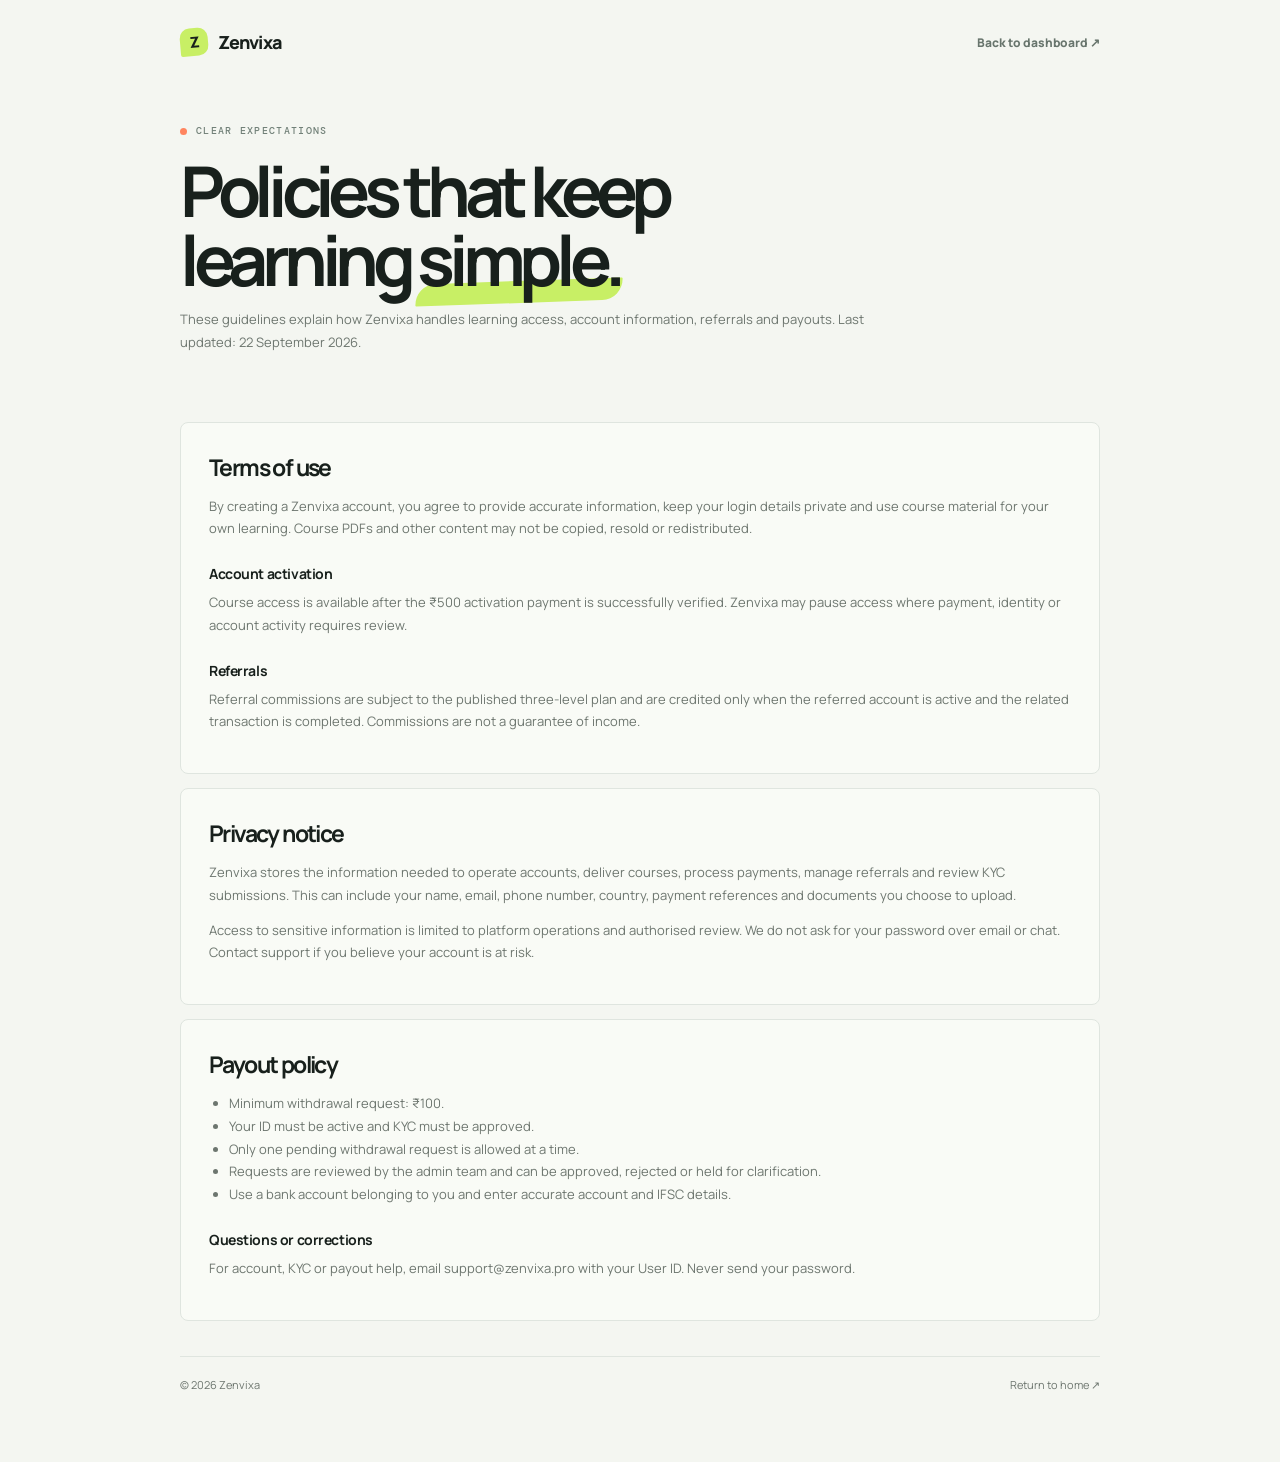
<file: policies.html>
<!doctype html>
<html lang="en">
  <head>
    <meta charset="UTF-8" />
    <meta name="viewport" content="width=device-width, initial-scale=1.0" />
    <meta name="description" content="Zenvixa terms, privacy and payout policy." />
    <title>Zenvixa — Policies</title>
    <link rel="preconnect" href="https://fonts.googleapis.com" />
    <link rel="preconnect" href="https://fonts.gstatic.com" crossorigin />
    <link href="https://fonts.googleapis.com/css2?family=DM+Mono:wght@400;500&family=Manrope:wght@400;500;600;700;800&display=swap" rel="stylesheet" />
    <link rel="stylesheet" href="styles.css" />
    <style>
      .policy-shell { width: min(100% - 44px, 920px); margin: 0 auto; padding-bottom: 70px; }
      .policy-header { display: flex; align-items: center; justify-content: space-between; padding: 28px 0 70px; }
      .policy-header a:last-child { color: #68756d; font-size: 12px; font-weight: 800; }
      .policy-hero { max-width: 700px; padding-bottom: 55px; }
      .policy-hero h1 { margin: 20px 0 15px; font-size: clamp(40px, 7vw, 70px); line-height: .98; letter-spacing: -.09em; }
      .policy-hero p, .policy-card p, .policy-card li { color: var(--muted); font-size: 13px; line-height: 1.75; }
      .policy-grid { display: grid; gap: 14px; }
      .policy-card { padding: 28px; border: 1px solid var(--line); border-radius: 8px; background: #f9fbf6; }
      .policy-card h2 { margin: 0 0 12px; font-size: 23px; letter-spacing: -.07em; }
      .policy-card h3 { margin: 24px 0 8px; font-size: 14px; letter-spacing: -.03em; }
      .policy-card p { margin: 0 0 12px; }
      .policy-card ul { margin: 0; padding-left: 20px; }
      .policy-footer { display: flex; justify-content: space-between; gap: 20px; margin-top: 35px; padding-top: 20px; border-top: 1px solid var(--line); color: var(--muted); font-size: 11px; }
      @media (max-width: 600px) { .policy-header { padding-bottom: 48px; }.policy-card { padding: 22px; }.policy-footer { flex-direction: column; } }
    </style>
  </head>
  <body class="public-body">
    <div class="policy-shell">
      <header class="policy-header">
        <a class="brand" href="index.html" aria-label="Zenvixa home"><span class="brand-mark">Z</span><span>Zenvixa</span></a>
        <a href="dashboard.html">Back to dashboard ↗</a>
      </header>

      <main>
        <section class="policy-hero">
          <div class="eyebrow"><span class="eyebrow-dot"></span> Clear expectations</div>
          <h1>Policies that keep learning <span class="highlight">simple.</span></h1>
          <p>These guidelines explain how Zenvixa handles learning access, account information, referrals and payouts. Last updated: 22 September 2026.</p>
        </section>

        <div class="policy-grid">
          <section class="policy-card" id="terms">
            <h2>Terms of use</h2>
            <p>By creating a Zenvixa account, you agree to provide accurate information, keep your login details private and use course material for your own learning. Course PDFs and other content may not be copied, resold or redistributed.</p>
            <h3>Account activation</h3>
            <p>Course access is available after the ₹500 activation payment is successfully verified. Zenvixa may pause access where payment, identity or account activity requires review.</p>
            <h3>Referrals</h3>
            <p>Referral commissions are subject to the published three-level plan and are credited only when the referred account is active and the related transaction is completed. Commissions are not a guarantee of income.</p>
          </section>

          <section class="policy-card" id="privacy">
            <h2>Privacy notice</h2>
            <p>Zenvixa stores the information needed to operate accounts, deliver courses, process payments, manage referrals and review KYC submissions. This can include your name, email, phone number, country, payment references and documents you choose to upload.</p>
            <p>Access to sensitive information is limited to platform operations and authorised review. We do not ask for your password over email or chat. Contact support if you believe your account is at risk.</p>
          </section>

          <section class="policy-card" id="payouts">
            <h2>Payout policy</h2>
            <ul>
              <li>Minimum withdrawal request: ₹100.</li>
              <li>Your ID must be active and KYC must be approved.</li>
              <li>Only one pending withdrawal request is allowed at a time.</li>
              <li>Requests are reviewed by the admin team and can be approved, rejected or held for clarification.</li>
              <li>Use a bank account belonging to you and enter accurate account and IFSC details.</li>
            </ul>
            <h3>Questions or corrections</h3>
            <p>For account, KYC or payout help, email <a href="mailto:support@zenvixa.pro">support@zenvixa.pro</a> with your User ID. Never send your password.</p>
          </section>
        </div>
      </main>

      <footer class="policy-footer"><span>© 2026 Zenvixa</span><a href="index.html">Return to home ↗</a></footer>
    </div>
  </body>
</html>
</file>
<file: styles.css>
:root {
  --ink: #18201c;
  --muted: #6d766f;
  --line: #dfe5df;
  --paper: #f4f6f1;
  --white: #ffffff;
  --lime: #c8ef65;
  --lime-dark: #a9d843;
  --orange: #ff855f;
  --violet: #b5a9ff;
  --dark: #202924;
  --display: "Manrope", sans-serif;
  --mono: "DM Mono", monospace;
  --shadow: 0 18px 50px rgba(30, 45, 36, .09);
}

* { box-sizing: border-box; }
html { scroll-behavior: smooth; }
body { margin: 0; background: var(--paper); color: var(--ink); font-family: var(--display); -webkit-font-smoothing: antialiased; }
button, input, textarea, select { font: inherit; }
button, a { -webkit-tap-highlight-color: transparent; }
a { color: inherit; text-decoration: none; }
button { border: 0; cursor: pointer; }
.site-shell { overflow: hidden; }
.section-pad { padding-left: clamp(22px, 6vw, 96px); padding-right: clamp(22px, 6vw, 96px); }
.site-header { height: 78px; display: flex; align-items: center; justify-content: space-between; max-width: 1440px; margin: auto; padding: 0 clamp(22px, 6vw, 96px); }
.brand { display: inline-flex; align-items: center; gap: 10px; font-size: 18px; font-weight: 800; letter-spacing: -.05em; }
.brand-mark { display: inline-grid; place-items: center; width: 28px; height: 28px; border-radius: 10px 10px 10px 2px; background: var(--lime); color: var(--ink); font-size: 15px; font-weight: 800; transform: rotate(-5deg); }
.desktop-nav { display: flex; gap: 34px; margin-left: 95px; font-size: 13px; font-weight: 700; color: #657069; }
.desktop-nav a, .footer-links a { transition: color .2s ease; }
.desktop-nav a:hover, .footer-links a:hover { color: var(--ink); }
.header-actions { display: flex; align-items: center; gap: 8px; }
.button { min-height: 42px; padding: 0 18px; border-radius: 7px; display: inline-flex; align-items: center; justify-content: center; gap: 13px; font-size: 12px; font-weight: 800; transition: transform .2s ease, background .2s ease, color .2s ease; }
.button:hover { transform: translateY(-2px); }
.button-dark { background: var(--dark); color: #fff; }
.button-dark:hover { background: #111813; }
.button-light { background: #f8faf4; color: var(--ink); }
.button-ghost { background: transparent; color: var(--ink); }
.button-ghost:hover { background: rgba(32, 41, 36, .06); }
.button-large { min-height: 52px; padding: 0 21px; }
.button-full { width: 100%; }
.button-arrow { font-size: 16px; line-height: 0; }
.mobile-menu-button, .mobile-nav { display: none; }
.hero { max-width: 1440px; min-height: 610px; margin: auto; display: grid; grid-template-columns: minmax(0, .94fr) minmax(380px, 1.06fr); align-items: center; gap: clamp(34px, 7vw, 100px); padding-top: 43px; padding-bottom: 78px; }
.eyebrow { display: flex; align-items: center; gap: 9px; color: #718078; font: 500 10px/1 var(--mono); letter-spacing: .13em; text-transform: uppercase; }
.eyebrow-dot { width: 7px; height: 7px; display: inline-block; border-radius: 50%; background: var(--orange); }
.hero h1 { max-width: 650px; margin: 23px 0 22px; font-size: clamp(43px, 5.5vw, 78px); line-height: 1.01; letter-spacing: -.075em; font-weight: 700; }
.highlight { position: relative; z-index: 0; white-space: nowrap; }
.highlight::after { content: ""; position: absolute; z-index: -1; left: -.04em; right: -.04em; bottom: .05em; height: .31em; border-radius: 99px 4px 99px 4px; background: var(--lime); transform: rotate(-2deg); }
.hero-text { max-width: 455px; margin: 0; color: var(--muted); font-size: 16px; line-height: 1.7; }
.hero-actions { display: flex; align-items: center; gap: 28px; margin-top: 31px; }
.text-link { display: inline-flex; gap: 12px; align-items: center; color: var(--ink); font-size: 12px; font-weight: 800; }
.text-link span { font-size: 16px; transition: transform .2s; }
.text-link:hover span { transform: translate(3px, -3px); }
.hero-proof { display: flex; align-items: center; gap: 15px; margin-top: 73px; }
.avatar-stack { display: flex; }
.avatar { display: inline-grid; place-items: center; width: 29px; height: 29px; margin-left: -7px; border: 2px solid var(--paper); border-radius: 50%; font: 500 8px var(--mono); }
.avatar:first-child { margin-left: 0; }.avatar-one { background: #f7bf9c; }.avatar-two { background: #b4c9ec; }.avatar-three { background: #e5a9ca; }.avatar-four { background: var(--dark); color: var(--lime); }
.hero-proof div:last-child { display: flex; flex-direction: column; gap: 3px; }.hero-proof strong { font-size: 12px; }.hero-proof span { color: var(--muted); font-size: 10px; }
.hero-visual { min-height: 520px; position: relative; display: grid; place-items: center; }
.course-visual-card { position: relative; z-index: 2; width: min(100%, 450px); min-height: 450px; padding: 28px 31px 27px; border-radius: 190px 28px 190px 28px; background: var(--lime); box-shadow: var(--shadow); transform: rotate(5deg); display: flex; flex-direction: column; justify-content: space-between; overflow: hidden; }
.course-visual-card::before { content: ""; position: absolute; width: 210px; height: 210px; border: 1px solid rgba(24, 32, 28, .16); border-radius: 50%; right: -63px; top: 116px; }.course-visual-card::after { content: ""; position: absolute; width: 430px; height: 430px; border: 1px solid rgba(24, 32, 28, .12); border-radius: 50%; left: -240px; bottom: -190px; }
.course-visual-top, .visual-bottom { display: flex; position: relative; z-index: 2; align-items: center; justify-content: space-between; }.pill { display: inline-flex; align-items: center; min-height: 24px; padding: 0 10px; border-radius: 50px; background: rgba(255,255,255,.47); font: 500 9px var(--mono); letter-spacing: .03em; }.pill-light { background: rgba(255,255,255,.47); }.course-index, .mono-label { font: 500 9px var(--mono); letter-spacing: .08em; }.course-spark { position: relative; z-index: 2; align-self: flex-end; margin-top: 22px; margin-right: 34px; font-size: 40px; }.course-visual-card h2 { position: relative; z-index: 2; margin: -5px 0 38px 9px; font-size: clamp(42px, 4.8vw, 69px); line-height: .93; letter-spacing: -.09em; }.course-visual-card h2 em { font-style: normal; color: #667438; }.course-visual-card .mono-label { position: relative; z-index: 2; align-self: flex-start; margin: auto 0 10px; }.visual-bottom { border-top: 1px solid rgba(24, 32, 28, .26); padding-top: 15px; font: 500 9px var(--mono); }.visual-arrow { font-size: 18px; }.orbit { position: absolute; border: 1px solid #d7ded8; border-radius: 50%; transform: rotate(-20deg); }.orbit-one { width: 530px; height: 280px; }.orbit-two { width: 360px; height: 540px; transform: rotate(35deg); }.hero-note { position: absolute; z-index: 3; display: flex; align-items: center; gap: 10px; padding: 11px 15px 11px 11px; border: 1px solid rgba(24,32,28,.09); border-radius: 8px; background: rgba(255,255,255,.88); box-shadow: 0 14px 35px rgba(40, 55, 45, .1); }.hero-note b, .hero-note small { display: block; }.hero-note b { font-size: 10px; }.hero-note small { margin-top: 3px; color: var(--muted); font-size: 9px; }.note-top { top: 57px; left: 0; transform: rotate(-7deg); }.note-bottom { right: 0; bottom: 47px; transform: rotate(5deg); }.note-icon { display: grid; place-items: center; width: 29px; height: 29px; border-radius: 7px; background: var(--lime); font-size: 17px; }.note-icon-dark { background: var(--dark); color: var(--lime); }
.logo-strip { max-width: 1440px; margin: auto; padding-top: 22px; padding-bottom: 28px; border-top: 1px solid var(--line); display: flex; align-items: center; justify-content: space-between; color: #93a098; font: 500 9px var(--mono); letter-spacing: .15em; }.logo-word { color: #7f8b83; font: 800 17px var(--display); letter-spacing: -.07em; }.logo-serif { font-family: Georgia, serif; font-style: italic; font-weight: 600; }.logo-spaced { font-size: 12px; letter-spacing: .18em; }
.course-section { max-width: 1440px; margin: auto; padding-top: 108px; padding-bottom: 125px; }.section-heading { margin-bottom: 44px; }.split-heading { display: flex; align-items: end; justify-content: space-between; gap: 30px; }.section-heading h2 { margin: 17px 0 0; max-width: 620px; font-size: clamp(32px, 4.25vw, 56px); line-height: 1.08; letter-spacing: -.075em; }.split-heading > p { max-width: 323px; margin: 0 0 5px; color: var(--muted); font-size: 13px; line-height: 1.7; }.course-grid { display: grid; grid-template-columns: repeat(3, 1fr); gap: 15px; }.course-card { min-height: 395px; display: flex; flex-direction: column; padding: 23px 23px 25px; border-radius: 8px; }.course-card-lime { background: var(--lime); }.course-card-orange { background: #ffd1b0; }.course-card-violet { background: var(--violet); }.course-card-top { display: flex; align-items: center; justify-content: space-between; }.course-card .pill { background: rgba(255, 255, 255, .4); }.card-number { font: 500 10px var(--mono); }.course-icon { margin-top: 59px; font-size: 42px; line-height: 1; }.course-card h3 { max-width: 270px; margin: 23px 0 10px; font-size: 26px; line-height: 1.05; letter-spacing: -.065em; }.course-card p { max-width: 310px; margin: 0; color: rgba(24,32,28,.7); font-size: 12px; line-height: 1.55; }.course-meta { display: flex; gap: 10px; margin-top: auto; padding-top: 26px; font: 500 9px var(--mono); color: rgba(24,32,28,.75); }.course-meta span + span::before { content: "·"; margin-right: 10px; }.card-link { display: flex; justify-content: space-between; align-items: center; width: 100%; margin-top: 17px; padding: 13px 0 0; border-top: 1px solid rgba(24,32,28,.2); background: transparent; text-align: left; font-size: 11px; font-weight: 800; }.card-link span { font-size: 16px; transition: transform .2s; }.card-link:hover span { transform: translate(3px,-3px); }
.method-section { max-width: 1440px; min-height: 560px; margin: auto; padding-top: 75px; padding-bottom: 75px; display: grid; grid-template-columns: .78fr 1.22fr; align-items: center; gap: clamp(50px, 10vw, 160px); border-radius: 8px; background: var(--dark); color: #f8fbf7; }.light-eyebrow { color: #a8b2aa; }.method-intro h2 { margin: 23px 0 19px; font-size: clamp(37px, 4.6vw, 62px); line-height: 1.02; letter-spacing: -.08em; }.method-intro h2 span { color: var(--lime); }.method-intro p { max-width: 320px; margin: 0 0 30px; color: #abb5ae; font-size: 13px; line-height: 1.7; }.light-link { color: #f8fbf7; }.method-steps { border-top: 1px solid #536059; }.method-step { min-height: 122px; display: grid; grid-template-columns: 42px 1fr 35px; gap: 18px; align-items: center; border-bottom: 1px solid #536059; }.step-number { align-self: start; margin-top: 26px; color: var(--lime); font: 500 10px var(--mono); }.method-step h3 { margin: 0 0 7px; font-size: 18px; letter-spacing: -.04em; }.method-step p { max-width: 390px; margin: 0; color: #aeb8b1; font-size: 11px; line-height: 1.6; }.step-icon { justify-self: end; color: var(--lime); font-size: 26px; }
.outcomes-section { max-width: 1440px; margin: auto; padding-top: 119px; padding-bottom: 120px; }.outcome-grid { display: grid; grid-template-columns: 1.1fr 1fr 1fr; gap: 15px; }.outcome-card { min-height: 295px; padding: 22px 24px; border: 1px solid var(--line); border-radius: 8px; display: flex; flex-direction: column; }.outcome-featured { border-color: var(--dark); background: #e8f2d3; }.outcome-mark { font: 500 10px var(--mono); color: #829087; }.big-stat { margin-top: 39px; font-size: clamp(56px, 6vw, 82px); line-height: .9; letter-spacing: -.1em; }.big-stat span { margin-left: 4px; color: #87a348; font-size: .48em; }.outcome-symbol { margin-top: 45px; color: var(--orange); font-size: 47px; }.outcome-card h3 { margin: auto 0 9px; font-size: 18px; line-height: 1.1; letter-spacing: -.05em; }.outcome-card p { max-width: 240px; margin: 0; color: var(--muted); font-size: 11px; line-height: 1.6; }
.cta-section { max-width: 1440px; margin: auto; padding-bottom: 115px; }.cta-card { position: relative; min-height: 360px; overflow: hidden; padding: 56px clamp(27px, 6vw, 85px); border-radius: 8px; background: var(--orange); }.cta-card::before, .cta-card::after { content: ""; position: absolute; border: 1px solid rgba(24,32,28,.2); border-radius: 50%; }.cta-card::before { width: 450px; height: 450px; right: -50px; top: -210px; }.cta-card::after { width: 660px; height: 660px; right: -10px; bottom: -560px; }.cta-card h2 { position: relative; z-index: 1; margin: 21px 0 15px; font-size: clamp(39px, 5vw, 64px); line-height: .98; letter-spacing: -.09em; }.cta-card h2 span { color: #fcead9; }.cta-card p { position: relative; z-index: 1; max-width: 360px; margin: 0 0 25px; color: rgba(24,32,28,.68); font-size: 13px; line-height: 1.6; }.cta-card .button { position: relative; z-index: 1; }.cta-sticker { position: absolute; z-index: 2; right: 15%; top: 34%; display: grid; place-items: center; width: 116px; height: 116px; border: 1px solid var(--dark); border-radius: 50%; color: var(--dark); font: 500 10px/1.25 var(--mono); letter-spacing: .1em; text-align: center; transform: rotate(12deg); }.cta-sticker span { font-size: 23px; line-height: .7; }.site-footer { max-width: 1440px; min-height: 91px; margin: auto; display: flex; align-items: center; gap: 50px; border-top: 1px solid var(--line); }.site-footer p { margin: 0; color: var(--muted); font-size: 11px; }.footer-links { display: flex; gap: 25px; margin-left: auto; font-size: 11px; font-weight: 700; }.footer-copy { color: #9aa49d; font: 500 9px var(--mono); }
.modal-backdrop { position: fixed; z-index: 10; inset: 0; display: grid; place-items: center; padding: 20px; background: rgba(21, 29, 24, .55); opacity: 0; pointer-events: none; transition: opacity .25s ease; }.modal-backdrop.is-open { opacity: 1; pointer-events: auto; }.auth-modal, .course-modal { position: relative; width: min(100%, 450px); max-height: 94vh; overflow: auto; padding: 35px; border-radius: 12px; background: #f7f9f4; box-shadow: 0 25px 80px rgba(0,0,0,.2); transform: translateY(12px) scale(.98); transition: transform .25s ease; }.is-open .auth-modal, .is-open .course-modal { transform: translateY(0) scale(1); }.modal-close { position: absolute; top: 17px; right: 18px; width: 28px; height: 28px; background: transparent; color: var(--muted); font-size: 25px; line-height: 1; }.auth-modal-mark, .gate-mark { display: grid; place-items: center; width: 34px; height: 34px; margin-bottom: 22px; border-radius: 11px 11px 11px 2px; background: var(--lime); font-weight: 800; transform: rotate(-5deg); }.auth-modal h2, .course-modal h2, .admin-gate h2 { margin: 15px 0 9px; font-size: 31px; letter-spacing: -.08em; line-height: 1.05; }.auth-modal > p, .course-modal > p { margin: 0 0 23px; color: var(--muted); font-size: 12px; line-height: 1.6; }.auth-tabs { display: flex; gap: 21px; margin: 19px 0 20px; border-bottom: 1px solid var(--line); }.auth-tab { position: relative; padding: 0 0 11px; background: transparent; color: var(--muted); font-size: 11px; font-weight: 800; }.auth-tab.active { color: var(--ink); }.auth-tab.active::after { content: ""; position: absolute; right: 0; bottom: -1px; left: 0; height: 2px; background: var(--orange); }.form-field { display: block; margin-bottom: 14px; }.form-field span { display: block; margin-bottom: 7px; color: #647067; font: 500 9px var(--mono); text-transform: uppercase; letter-spacing: .08em; }.form-field input, .form-field textarea, .form-field select { width: 100%; border: 1px solid #d7e0d8; border-radius: 6px; padding: 12px; outline: 0; background: #fff; color: var(--ink); font-size: 12px; transition: border .2s, box-shadow .2s; }.form-field input:focus, .form-field textarea:focus, .form-field select:focus { border-color: var(--orange); box-shadow: 0 0 0 3px rgba(255,133,95,.15); }.form-message { min-height: 18px; margin: 11px 0 0; color: #be5738; font-size: 11px; line-height: 1.45; }.toast { position: fixed; z-index: 20; right: 22px; bottom: 22px; max-width: 330px; padding: 13px 16px; border-radius: 7px; background: var(--dark); color: #fff; box-shadow: var(--shadow); font-size: 11px; opacity: 0; pointer-events: none; transform: translateY(15px); transition: opacity .25s, transform .25s; }.toast.show { opacity: 1; transform: translateY(0); }.toast.success { border-left: 4px solid var(--lime); }
.admin-body { min-height: 100vh; background: #edf1eb; }.admin-shell { min-height: 100vh; display: grid; grid-template-columns: 235px 1fr; }.admin-sidebar { position: sticky; top: 0; height: 100vh; display: flex; flex-direction: column; padding: 30px 21px; background: var(--dark); color: #eff5ed; }.admin-sidebar .brand { margin: 0 10px 72px; }.admin-sidebar .brand-mark { color: var(--dark); }.sidebar-label { margin: 0 13px 14px; color: #819088; font: 500 9px var(--mono); letter-spacing: .12em; text-transform: uppercase; }.sidebar-nav { display: grid; gap: 5px; }.sidebar-nav a { display: flex; align-items: center; gap: 13px; padding: 12px 13px; border-radius: 5px; color: #98a59c; font-size: 12px; font-weight: 700; }.sidebar-nav a span { width: 16px; color: #a5ba6f; font-size: 16px; text-align: center; }.sidebar-nav a.active, .sidebar-nav a:hover { background: #344038; color: #f4faef; }.sidebar-bottom { margin-top: auto; }.admin-user { display: flex; align-items: center; gap: 9px; padding: 15px 7px; border-top: 1px solid #435049; border-bottom: 1px solid #435049; }.user-avatar { display: grid; place-items: center; width: 29px; height: 29px; border-radius: 50%; background: var(--lime); color: var(--dark); font-size: 10px; font-weight: 800; }.admin-user strong, .admin-user small { display: block; }.admin-user strong { max-width: 120px; overflow: hidden; text-overflow: ellipsis; white-space: nowrap; font-size: 10px; }.admin-user small { margin-top: 3px; color: #839088; font-size: 9px; }.sidebar-logout { display: flex; justify-content: space-between; width: 100%; margin-top: 15px; padding: 5px 7px; background: transparent; color: #9aa79e; text-align: left; font-size: 10px; }.admin-main { min-width: 0; }.admin-topbar { display: flex; justify-content: space-between; align-items: end; padding: 53px clamp(28px, 5vw, 75px) 42px; }.admin-topbar h1 { margin: 15px 0 0; font-size: clamp(31px, 4vw, 48px); letter-spacing: -.08em; line-height: 1; }.admin-top-actions { display: flex; gap: 10px; }.admin-content { padding: 0 clamp(28px, 5vw, 75px) 80px; }.admin-stats { display: grid; grid-template-columns: repeat(3, 1fr); gap: 13px; }.stat-card { position: relative; min-height: 164px; overflow: hidden; padding: 21px; border: 1px solid #d9e1da; border-radius: 7px; background: #f9fbf8; }.stat-card-dark { border-color: var(--dark); background: var(--dark); color: #f2f7ef; }.stat-card > span { color: #738078; font: 500 9px var(--mono); letter-spacing: .08em; text-transform: uppercase; }.stat-card-dark > span { color: #aab7ad; }.stat-card strong { display: block; margin: 26px 0 7px; font-size: 37px; line-height: .9; letter-spacing: -.08em; }.stat-card small { position: relative; z-index: 1; color: #7c8980; font-size: 10px; }.stat-card-dark small { color: #aab7ad; }.trend-up { color: #85a83c; font-style: normal; font-size: 15px; }.stat-decoration { position: absolute; right: 19px; bottom: 18px; color: var(--lime); font-size: 43px; }.mini-bars { position: absolute; right: 23px; bottom: 24px; display: flex; align-items: end; gap: 4px; height: 50px; }.mini-bars i { width: 7px; border-radius: 3px 3px 0 0; background: var(--lime); }.mini-bars i:nth-child(1) { height: 18px; opacity: .45; }.mini-bars i:nth-child(2) { height: 28px; opacity: .6; }.mini-bars i:nth-child(3) { height: 22px; opacity: .72; }.mini-bars i:nth-child(4) { height: 39px; opacity: .85; }.mini-bars i:nth-child(5) { height: 48px; }.stat-spark { position: absolute; right: 23px; bottom: 18px; color: var(--orange); font-size: 57px; transform: rotate(-15deg); }.admin-section { margin-top: 70px; }.admin-section-heading { display: flex; justify-content: space-between; align-items: end; margin-bottom: 22px; }.admin-section-heading h2 { margin: 11px 0 0; font-size: 24px; letter-spacing: -.07em; }.admin-filter { display: flex; gap: 25px; align-items: center; padding: 9px 12px; border: 1px solid #d6dfd7; border-radius: 5px; color: #69756d; font-size: 10px; }.table-wrap { overflow-x: auto; border: 1px solid #d9e1da; border-radius: 7px; background: #f9fbf8; }.course-table { width: 100%; border-collapse: collapse; min-width: 620px; text-align: left; }.course-table th { padding: 14px 17px; border-bottom: 1px solid #d9e1da; color: #849088; font: 500 9px var(--mono); letter-spacing: .08em; text-transform: uppercase; }.course-table td { padding: 16px 17px; border-bottom: 1px solid #e5ebe6; color: #465248; font-size: 11px; }.course-table tr:last-child td { border-bottom: 0; }.course-name { display: flex; align-items: center; gap: 11px; min-width: 210px; }.course-swatch { width: 32px; height: 32px; display: grid; place-items: center; border-radius: 8px 8px 8px 2px; color: var(--dark); font-size: 15px; }.course-swatch.lime { background: var(--lime); }.course-swatch.orange { background: #ffd1b0; }.course-swatch.violet { background: var(--violet); }.course-name strong { display: block; color: var(--ink); font-size: 11px; }.course-name small { display: block; margin-top: 3px; color: #8b968e; font-size: 9px; }.status-badge { display: inline-flex; align-items: center; gap: 5px; padding: 5px 8px; border-radius: 30px; background: #e7f3cf; color: #6c8830; font: 500 9px var(--mono); }.status-badge::before { content: ""; width: 5px; height: 5px; border-radius: 50%; background: #91bc32; }.table-action { color: #708374; font-size: 17px; }.table-loading { padding: 30px !important; color: #8c988f !important; text-align: center; }.muted-note { color: #89958d; font: 500 9px var(--mono); }.learner-section { margin-top: 53px; }.learner-avatar { display: inline-grid; place-items: center; width: 28px; height: 28px; margin-right: 9px; border-radius: 50%; background: var(--orange); color: var(--dark); font: 800 9px var(--display); vertical-align: middle; }.admin-gate { max-width: 540px; margin: 9vh auto; padding: 45px 40px; border-radius: 9px; background: #f8fbf6; box-shadow: var(--shadow); }.admin-gate p { color: var(--muted); font-size: 13px; line-height: 1.65; }.admin-gate code { display: block; overflow-x: auto; margin: 20px 0 24px; padding: 15px; border-radius: 5px; background: var(--dark); color: var(--lime); font: 500 10px var(--mono); white-space: nowrap; }.gate-login { margin-left: 20px; background: transparent; }
.form-grid { display: grid; grid-template-columns: 1fr 1fr; gap: 0 14px; }.checkbox-field { display: flex; align-items: center; gap: 8px; margin: 5px 0 20px; color: var(--muted); font-size: 11px; }.checkbox-field input { accent-color: var(--dark); }.course-modal { width: min(100%, 610px); }.course-modal .form-field textarea { resize: vertical; min-height: 75px; }.course-modal .form-message { text-align: center; }
@media (max-width: 900px) { .desktop-nav { margin-left: 0; }.hero { grid-template-columns: 1fr; padding-top: 72px; }.hero-copy { max-width: 650px; }.hero-visual { min-height: 490px; margin-top: 22px; }.course-visual-card { width: min(100%, 410px); }.logo-strip { flex-wrap: wrap; gap: 22px 30px; }.logo-strip > span:first-child { width: 100%; }.method-section { grid-template-columns: 1fr; gap: 55px; }.method-intro p { max-width: 500px; }.cta-sticker { right: 10%; } .admin-shell { grid-template-columns: 190px 1fr; }.admin-sidebar { padding-left: 14px; padding-right: 14px; }.admin-sidebar .brand { margin-left: 6px; } }
@media (max-width: 680px) { .site-header { height: 68px; }.desktop-nav, .header-actions .button-ghost { display: none; }.mobile-menu-button { display: block; width: 38px; height: 38px; border-radius: 6px; background: transparent; color: var(--ink); font-size: 20px; }.mobile-nav { position: absolute; z-index: 5; top: 68px; left: 16px; right: 16px; display: grid; gap: 8px; padding: 16px; border: 1px solid var(--line); border-radius: 8px; background: #f9fbf6; box-shadow: var(--shadow); opacity: 0; pointer-events: none; transform: translateY(-7px); transition: .2s ease; }.mobile-nav.open { opacity: 1; pointer-events: auto; transform: translateY(0); }.mobile-nav a { padding: 9px 0; color: var(--muted); font-size: 12px; font-weight: 700; }.mobile-nav .button { margin-top: 5px; }.hero { padding-top: 56px; padding-bottom: 45px; }.hero h1 { font-size: clamp(42px, 12vw, 64px); }.hero-text { font-size: 14px; }.hero-proof { margin-top: 52px; }.hero-visual { min-height: 390px; margin-left: -10px; margin-right: -10px; }.course-visual-card { min-height: 350px; padding: 23px; border-radius: 145px 25px 145px 25px; }.course-visual-card h2 { font-size: 51px; }.note-top { top: 24px; left: 2px; }.note-bottom { right: 1px; bottom: 15px; }.orbit-one { width: 400px; height: 240px; }.orbit-two { width: 285px; height: 430px; }.section-heading { margin-bottom: 29px; }.split-heading { display: block; }.split-heading > p { margin-top: 21px; }.course-section { padding-top: 76px; padding-bottom: 79px; }.course-grid, .outcome-grid { grid-template-columns: 1fr; }.course-card { min-height: 360px; }.course-icon { margin-top: 45px; }.method-section { padding-top: 54px; padding-bottom: 56px; border-radius: 0; margin-left: -0px; margin-right: -0px; }.method-step { min-height: 133px; gap: 10px; }.method-step h3 { font-size: 16px; }.method-step p { font-size: 10px; }.outcomes-section { padding-top: 78px; padding-bottom: 79px; }.outcome-card { min-height: 260px; }.cta-section { padding-bottom: 73px; }.cta-card { min-height: 410px; padding: 42px 27px; }.cta-sticker { right: 9%; top: 58%; width: 98px; height: 98px; }.site-footer { flex-wrap: wrap; gap: 15px 25px; padding-top: 25px; padding-bottom: 28px; }.site-footer p { order: 3; width: 100%; }.footer-links { margin-left: 0; }.footer-copy { margin-left: auto; }.auth-modal, .course-modal { padding: 28px 22px; }.admin-shell { display: block; }.admin-sidebar { position: static; height: auto; padding: 17px 20px; }.admin-sidebar .brand { margin: 0; }.sidebar-label, .sidebar-nav { display: none; }.sidebar-bottom { display: flex; align-items: center; gap: 16px; margin-top: 17px; }.admin-user { flex: 1; padding: 0; border: 0; }.sidebar-logout { width: auto; margin: 0; padding: 6px; }.admin-topbar { display: block; padding: 38px 22px 30px; }.admin-top-actions { margin-top: 24px; }.admin-content { padding: 0 22px 60px; }.admin-stats { grid-template-columns: 1fr; }.stat-card { min-height: 136px; }.admin-section { margin-top: 50px; }.admin-section-heading { align-items: start; }.learner-section { margin-top: 44px; }.admin-gate { margin: 35px 22px; padding: 32px 23px; }.form-grid { grid-template-columns: 1fr; gap: 0; } }
</file>
